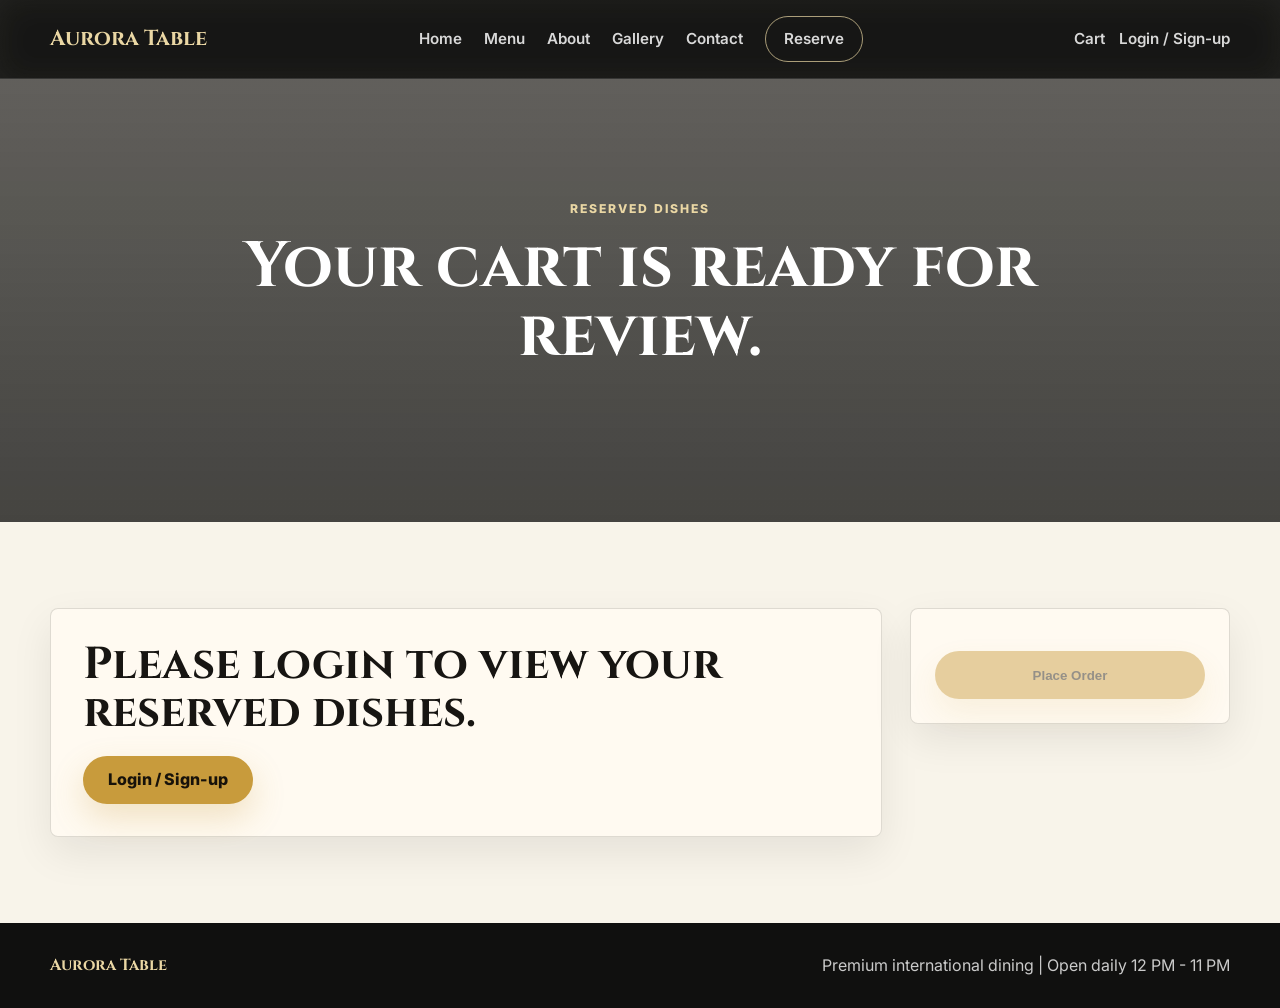
<file: cart.html>
<!DOCTYPE html>
<html lang="en">

<head>
  <meta charset="UTF-8">
  <meta name="viewport" content="width=device-width, initial-scale=1.0">
  <title>Cart | Aurora Table</title>
  <link rel="preconnect" href="https://fonts.googleapis.com">
  <link rel="preconnect" href="https://fonts.gstatic.com" crossorigin>
  <link href="https://fonts.googleapis.com/css2?family=Cinzel:wght@600;700&family=Inter:wght@400;500;600;700&display=swap" rel="stylesheet">
  <link rel="stylesheet" href="css/common.css">
  <link rel="stylesheet" href="css/cart.css">
</head>

<body>
  <header class="site-header">
    <nav class="navbar">
      <a class="brand" href="index.html">Aurora Table</a>
      <input type="checkbox" id="nav-toggle" class="nav-toggle">
      <label for="nav-toggle" class="nav-button" aria-label="Open navigation"><span></span><span></span><span></span></label>
      <div class="nav-links">
        <a href="index.html">Home</a>
        <a href="menu.html">Menu</a>
        <a href="about.html">About</a>
        <a href="gallery.html">Gallery</a>
        <a href="contact.html">Contact</a>
        <a href="reservation.html" class="nav-cta">Reserve</a>
      </div>
      <div class="nav-links auth-links" data-auth-nav></div>
    </nav>
  </header>

  <main>
    <section class="page-hero cart-hero">
      <p class="eyebrow">Reserved Dishes</p>
      <h1>Your cart is ready for review.</h1>
    </section>

    <section class="section cart-layout">
      <div class="cart-list" id="cartItems"></div>
      <aside class="cart-total-panel">
        <div class="cart-summary" id="cartSummary"></div>
        <button type="button" class="btn primary" id="placeOrder">Place Order</button>
      </aside>
    </section>
  </main>

  <footer class="footer">
    <p>Aurora Table</p>
    <p>Premium international dining | Open daily 12 PM - 11 PM</p>
  </footer>

  <script src="js/auth.js"></script>
  <script src="js/cartPage.js"></script>
</body>

</html>
</file>
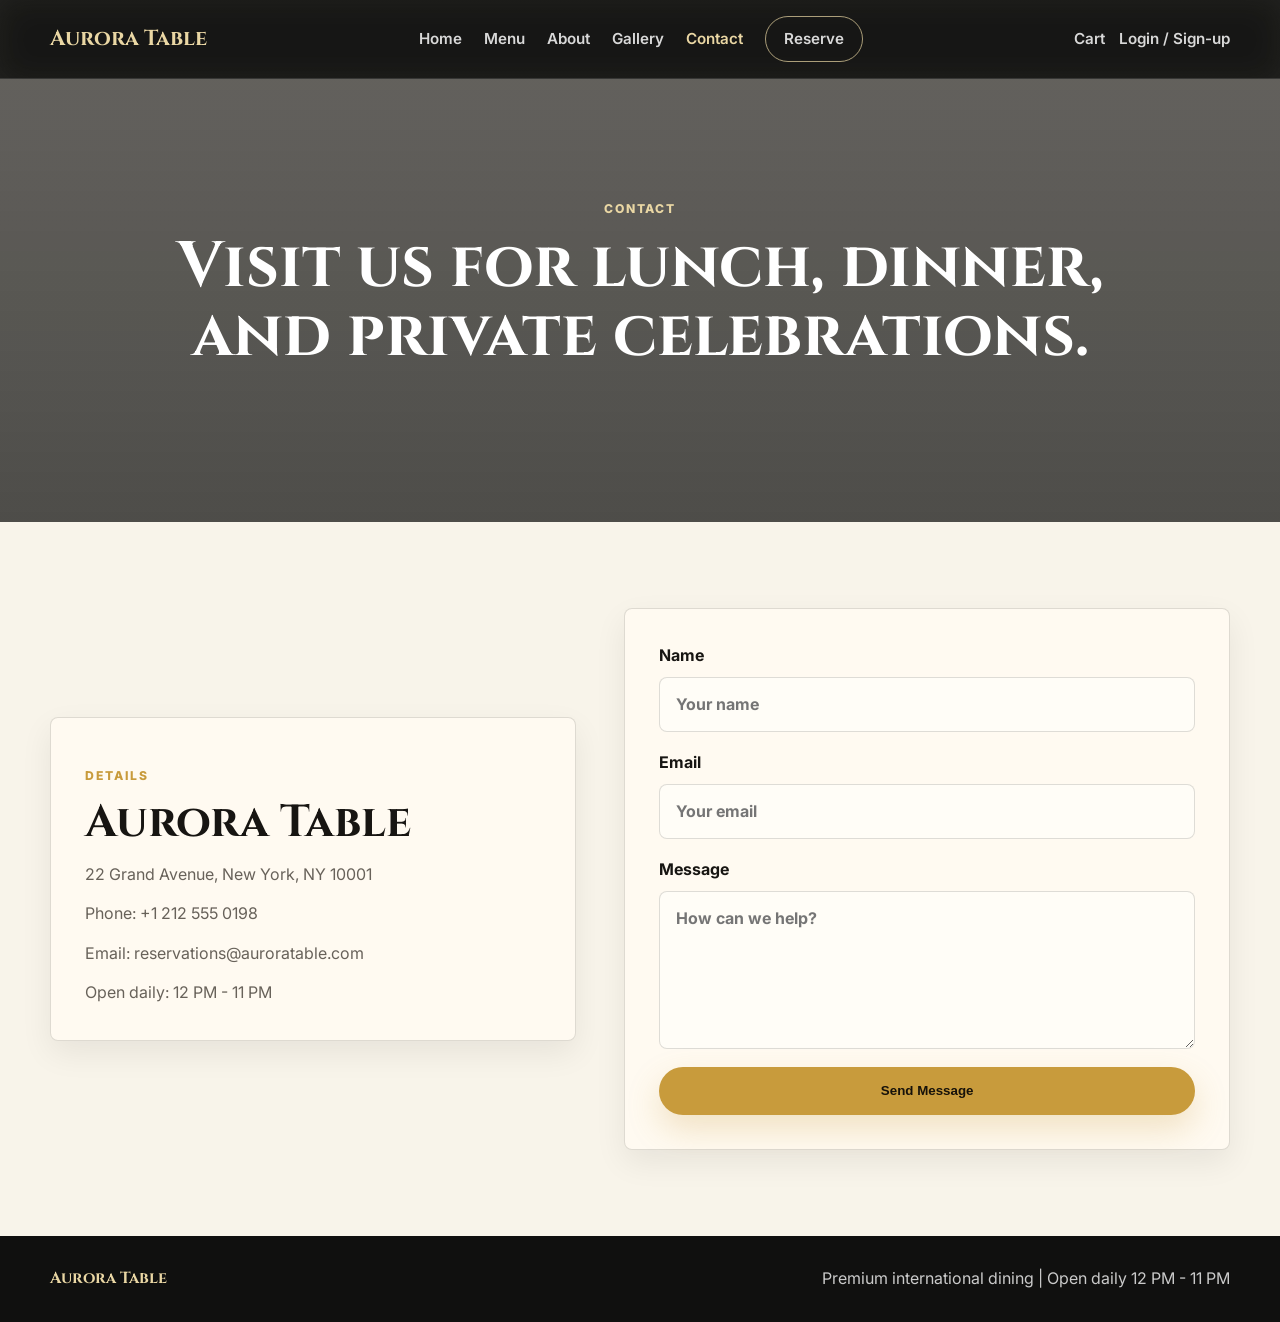
<file: contact.html>
<!DOCTYPE html>
<html lang="en">
<head>
  <meta charset="UTF-8">
  <meta name="viewport" content="width=device-width, initial-scale=1.0">
  <title>Contact | Aurora Table</title>
  <link rel="preconnect" href="https://fonts.googleapis.com">
  <link rel="preconnect" href="https://fonts.gstatic.com" crossorigin>
  <link href="https://fonts.googleapis.com/css2?family=Cinzel:wght@600;700&family=Inter:wght@400;500;600;700&display=swap" rel="stylesheet">
  <link rel="stylesheet" href="css/common.css">
  <link rel="stylesheet" href="css/contact.css">
</head>
<body>
  <header class="site-header">
    <nav class="navbar">
      <a class="brand" href="index.html">Aurora Table</a>
      <input type="checkbox" id="nav-toggle" class="nav-toggle">
      <label for="nav-toggle" class="nav-button" aria-label="Open navigation"><span></span><span></span><span></span></label>
      <div class="nav-links">
        <a href="index.html">Home</a>
        <a href="menu.html">Menu</a>
        <a href="about.html">About</a>
        <a href="gallery.html">Gallery</a>
        <a href="contact.html" class="active">Contact</a>
        <a href="reservation.html" class="nav-cta">Reserve</a>
      </div>
      <div class="nav-links auth-links" data-auth-nav></div>
    </nav>
  </header>

  <main>
    <section class="page-hero contact-hero">
      <p class="eyebrow">Contact</p>
      <h1>Visit us for lunch, dinner, and private celebrations.</h1>
    </section>

    <section class="section contact-layout">
      <div class="contact-info">
        <p class="eyebrow dark">Details</p>
        <h2>Aurora Table</h2>
        <p>22 Grand Avenue, New York, NY 10001</p>
        <p>Phone: +1 212 555 0198</p>
        <p>Email: reservations@auroratable.com</p>
        <p>Open daily: 12 PM - 11 PM</p>
      </div>
      <form class="form">
        <label>Name<input type="text" placeholder="Your name"></label>
        <label>Email<input type="email" placeholder="Your email"></label>
        <label>Message<textarea rows="5" placeholder="How can we help?"></textarea></label>
        <button type="submit" class="btn primary">Send Message</button>
      </form>
    </section>
  </main>

  <footer class="footer">
    <p>Aurora Table</p>
    <p>Premium international dining | Open daily 12 PM - 11 PM</p>
  </footer>
  <script src="js/auth.js"></script>
</body>
</html>
</file>
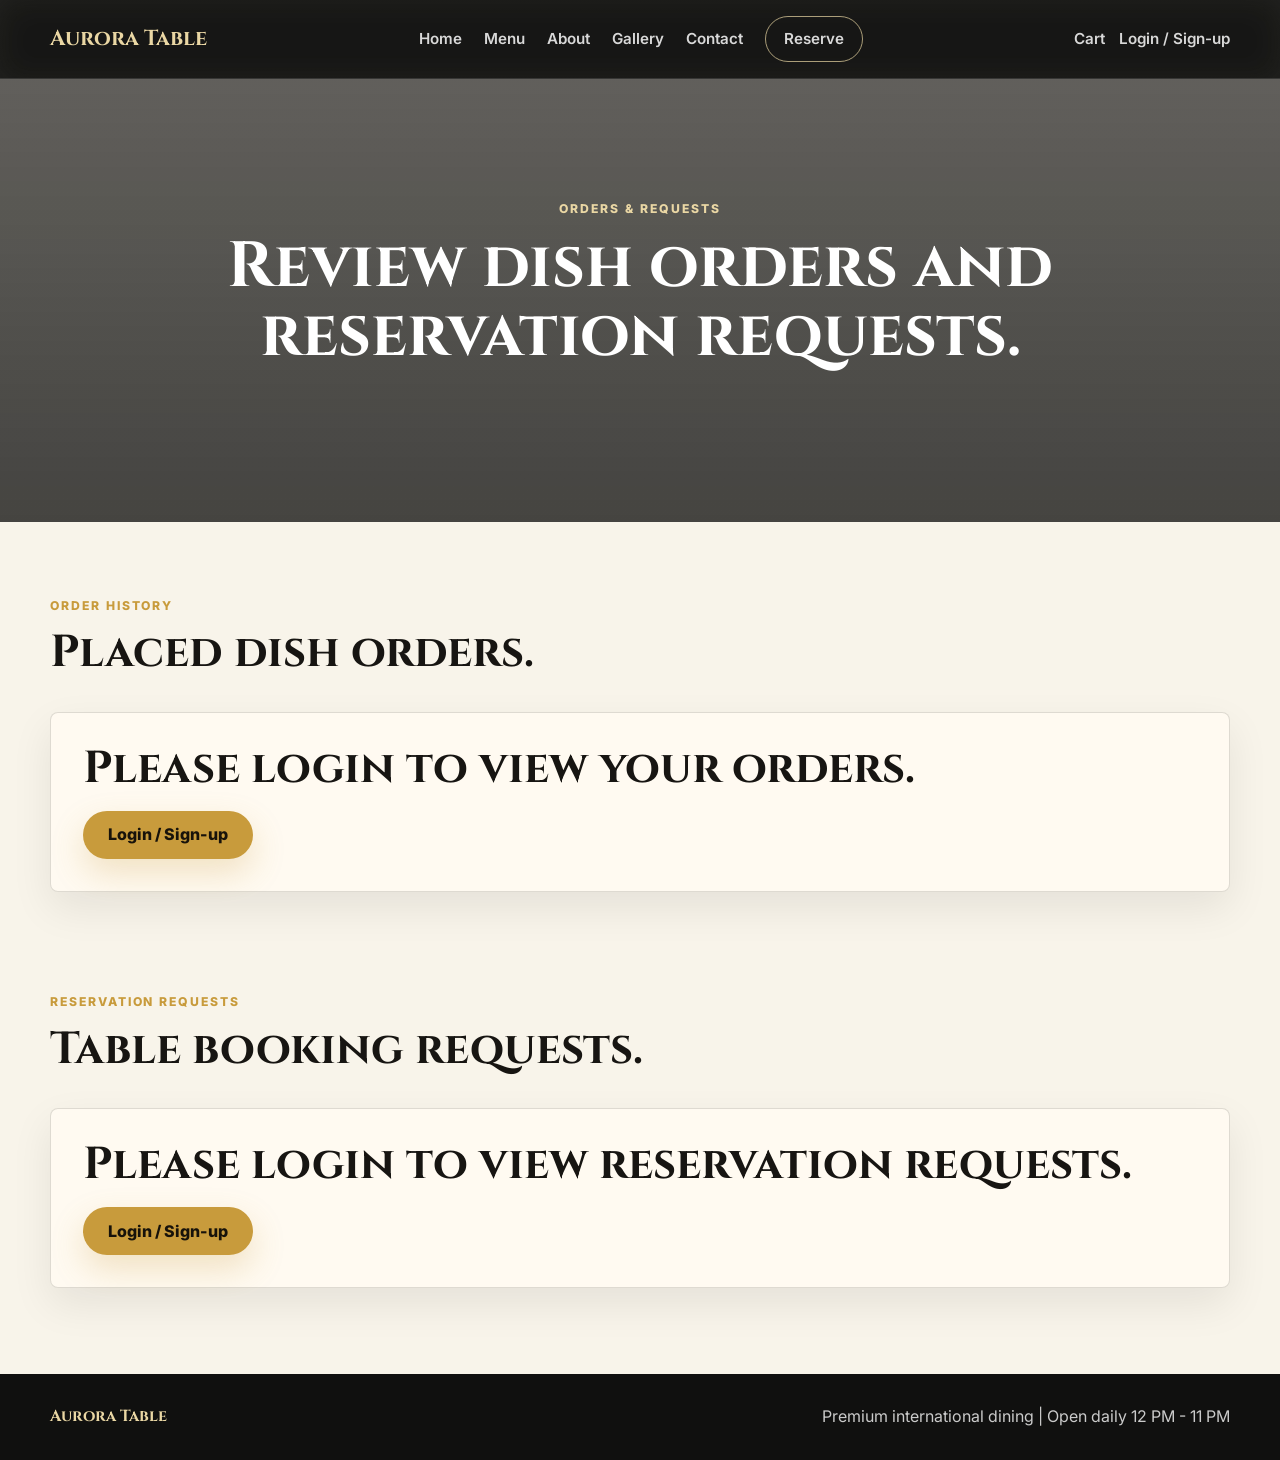
<file: orders.html>
<!DOCTYPE html>
<html lang="en">

<head>
  <meta charset="UTF-8">
  <meta name="viewport" content="width=device-width, initial-scale=1.0">
  <title>Orders & Requests | Aurora Table</title>
  <link rel="preconnect" href="https://fonts.googleapis.com">
  <link rel="preconnect" href="https://fonts.gstatic.com" crossorigin>
  <link href="https://fonts.googleapis.com/css2?family=Cinzel:wght@600;700&family=Inter:wght@400;500;600;700&display=swap" rel="stylesheet">
  <link rel="stylesheet" href="css/common.css">
  <link rel="stylesheet" href="css/orders.css">
</head>

<body>
  <header class="site-header">
    <nav class="navbar">
      <a class="brand" href="index.html">Aurora Table</a>
      <input type="checkbox" id="nav-toggle" class="nav-toggle">
      <label for="nav-toggle" class="nav-button" aria-label="Open navigation"><span></span><span></span><span></span></label>
      <div class="nav-links">
        <a href="index.html">Home</a>
        <a href="menu.html">Menu</a>
        <a href="about.html">About</a>
        <a href="gallery.html">Gallery</a>
        <a href="contact.html">Contact</a>
        <a href="reservation.html" class="nav-cta">Reserve</a>
      </div>
      <div class="nav-links auth-links" data-auth-nav></div>
    </nav>
  </header>

  <main>
    <section class="page-hero orders-hero">
      <p class="eyebrow">Orders & Requests</p>
      <h1>Review dish orders and reservation requests.</h1>
    </section>

    <section class="section orders-layout">
      <div class="section-heading">
        <div>
          <p class="eyebrow dark">Order History</p>
          <h2>Placed dish orders.</h2>
        </div>
      </div>
      <div class="records-grid" id="ordersList"></div>
    </section>

    <section class="section orders-layout">
      <div class="section-heading">
        <div>
          <p class="eyebrow dark">Reservation Requests</p>
          <h2>Table booking requests.</h2>
        </div>
      </div>
      <div class="records-grid" id="reservationRequestsList"></div>
    </section>
  </main>

  <footer class="footer">
    <p>Aurora Table</p>
    <p>Premium international dining | Open daily 12 PM - 11 PM</p>
  </footer>

  <script src="js/auth.js"></script>
  <script src="js/ordersPage.js"></script>
</body>

</html>
</file>
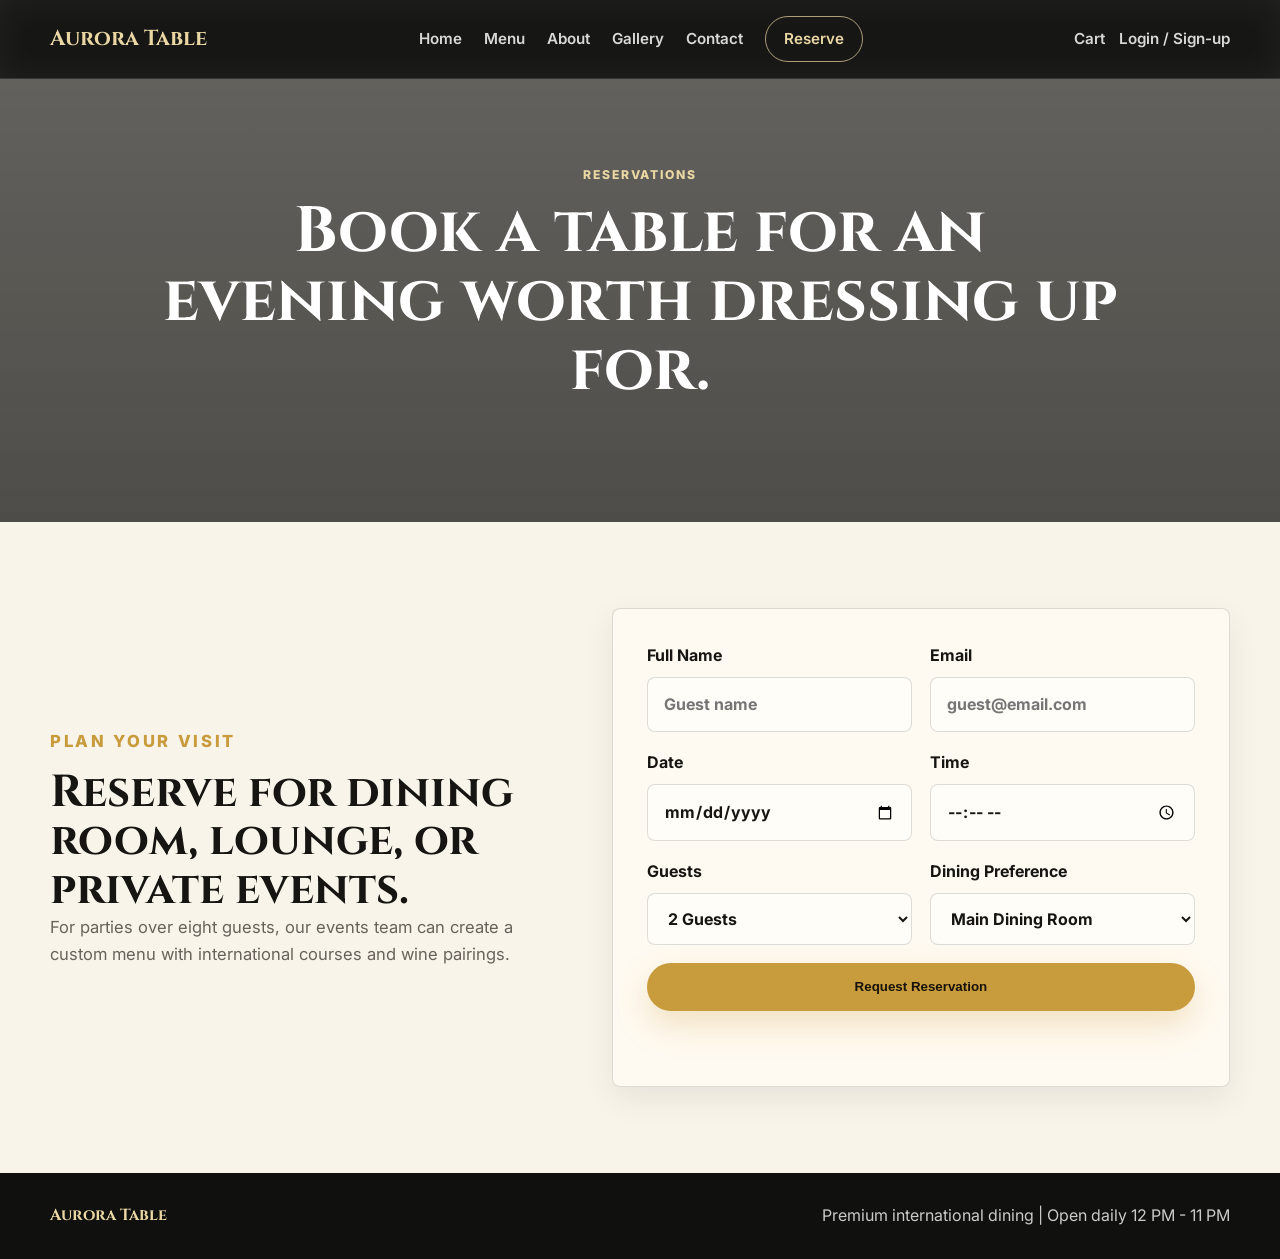
<file: reservation.html>
<!DOCTYPE html>
<html lang="en">
<head>
  <meta charset="UTF-8">
  <meta name="viewport" content="width=device-width, initial-scale=1.0">
  <title>Reservation | Aurora Table</title>
  <link rel="preconnect" href="https://fonts.googleapis.com">
  <link rel="preconnect" href="https://fonts.gstatic.com" crossorigin>
  <link href="https://fonts.googleapis.com/css2?family=Cinzel:wght@600;700&family=Inter:wght@400;500;600;700&display=swap" rel="stylesheet">
  <link rel="stylesheet" href="css/common.css">
  <link rel="stylesheet" href="css/reservation.css">
</head>
<body>
  <header class="site-header">
    <nav class="navbar">
      <a class="brand" href="index.html">Aurora Table</a>
      <input type="checkbox" id="nav-toggle" class="nav-toggle">
      <label for="nav-toggle" class="nav-button" aria-label="Open navigation"><span></span><span></span><span></span></label>
      <div class="nav-links">
        <a href="index.html">Home</a>
        <a href="menu.html">Menu</a>
        <a href="about.html">About</a>
        <a href="gallery.html">Gallery</a>
        <a href="contact.html">Contact</a>
        <a href="reservation.html" class="nav-cta active">Reserve</a>
      </div>
      <div class="nav-links auth-links" data-auth-nav></div>
    </nav>
  </header>

  <main>
    <section class="page-hero reservation-hero">
      <p class="eyebrow">Reservations</p>
      <h1>Book a table for an evening worth dressing up for.</h1>
    </section>

    <section class="section reserve-layout">
      <div>
        <p class="eyebrow dark">Plan Your Visit</p>
        <h2>Reserve for dining room, lounge, or private events.</h2>
        <p>For parties over eight guests, our events team can create a custom menu with international courses and wine pairings.</p>
      </div>
      <form class="form reservation-form" id="reservationForm">
        <label>Full Name<input type="text" name="fullName" placeholder="Guest name" required></label>
        <label>Email<input type="email" name="email" placeholder="guest@email.com" required></label>
        <label>Date<input type="date" name="date" required></label>
        <label>Time<input type="time" name="time" required></label>
        <label>Guests<select name="guests" required><option>2 Guests</option><option>4 Guests</option><option>6 Guests</option><option>8 Guests</option><option>Private Event</option></select></label>
        <label>Dining Preference<select name="preference" required><option>Main Dining Room</option><option>Chef's Counter</option><option>Wine Lounge</option><option>Private Room</option></select></label>
        <button type="submit" class="btn primary">Request Reservation</button>
        <p class="form-message" id="reservationMessage" aria-live="polite"></p>
      </form>
    </section>
  </main>

  <footer class="footer">
    <p>Aurora Table</p>
    <p>Premium international dining | Open daily 12 PM - 11 PM</p>
  </footer>
  <script src="js/auth.js"></script>
  <script src="js/reservationPage.js"></script>
</body>
</html>
</file>
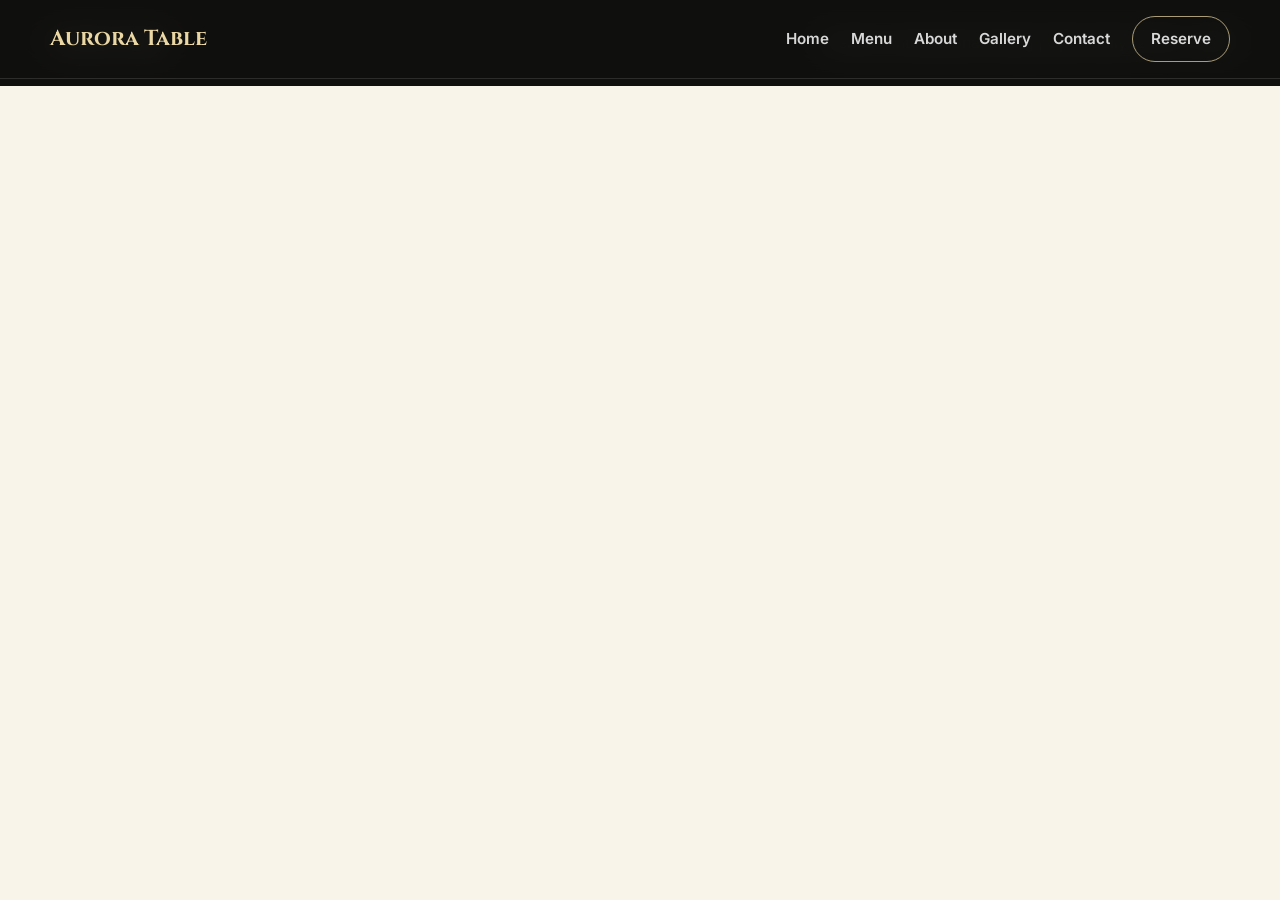
<file: singleproductpage.html>
<!DOCTYPE html>
<html lang="en">

<head>
  <meta charset="UTF-8">
  <meta name="viewport" content="width=device-width, initial-scale=1.0">
  <title>Product Page | Aurora Table</title>
  <link rel="preconnect" href="https://fonts.googleapis.com">
  <link rel="preconnect" href="https://fonts.gstatic.com" crossorigin>
  <link
    href="https://fonts.googleapis.com/css2?family=Cinzel:wght@600;700&family=Inter:wght@400;500;600;700&display=swap"
    rel="stylesheet">
  <link rel="stylesheet" href="css/common.css">
  <link rel="stylesheet" href="css/product.css">
</head>

<body class="product-template">
  <header class="site-header">
    <nav class="navbar">
      <span class="brand">Aurora Table</span>
      <input type="checkbox" id="nav-toggle" class="nav-toggle">
      <label for="nav-toggle" class="nav-button"
        aria-label="Open navigation"><span></span><span></span><span></span></label>
      <div class="nav-links">
        <a href="index.html">Home</a>
        <a href="menu.html">Menu</a>
        <a href="about.html">About</a>
        <a href="gallery.html">Gallery</a>
        <a href="contact.html">Contact</a>
        <a href="reservation.html" class="nav-cta">Reserve</a>
      </div>
    </nav>
  </header>

  <div id="toast"></div>
  <main id="singleProductPage">
  </main>


  <footer class="footer">
    <p>Aurora Table</p>
    <p>Premium international dining | Open daily 12 PM - 11 PM</p>
  </footer>


  <script type="module" src="./js/singleProductPage.js"></script>
</body>

</html>
</file>
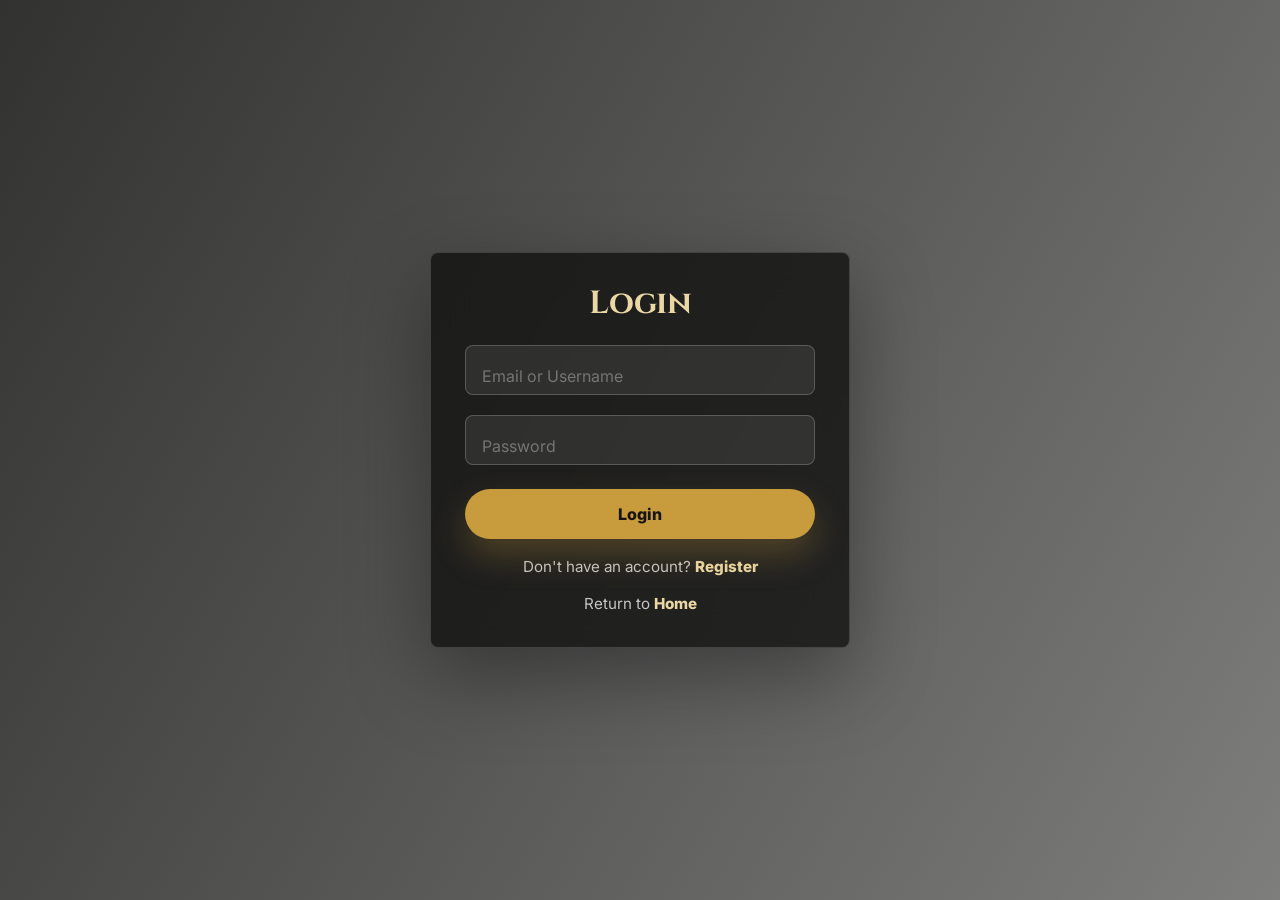
<file: Credentials/Login/login.html>
<!DOCTYPE html>
<html lang="en">
<head>
    <meta charset="UTF-8">
    <meta name="viewport" content="width=device-width, initial-scale=1.0">
    <title>Login</title>
    <link rel="stylesheet" href="login.css">
</head>
<body>

    <div class="container">
        <form class="form" onsubmit="handleLogin(event)">
            <h2>Login</h2>

            <div class="field">
                <input type="text" id="email" placeholder="Email or Username" required>
                <label for="email">Email or Username</label>
                <small class="input-hint">Use your registered email or username.</small>
            </div>

            <div class="field">
                <input type="password" id="password" placeholder="Password" required>
                <label for="password">Password</label>
                <small class="input-hint">Use 8+ characters with uppercase, lowercase, number, and special character.</small>
            </div>

            <div id="error" style="color: red; display: none;"><p>Incorret password</p></div>

            <button type="submit">Login</button>

            <p>Don't have an account? <a href="../Register/register.html">Register</a></p>
            <p>Return to <a href="../../index.html">Home</a></p>

        </form>
    </div>
<script src="./login.js"></script>
</body>
</html>
</file>
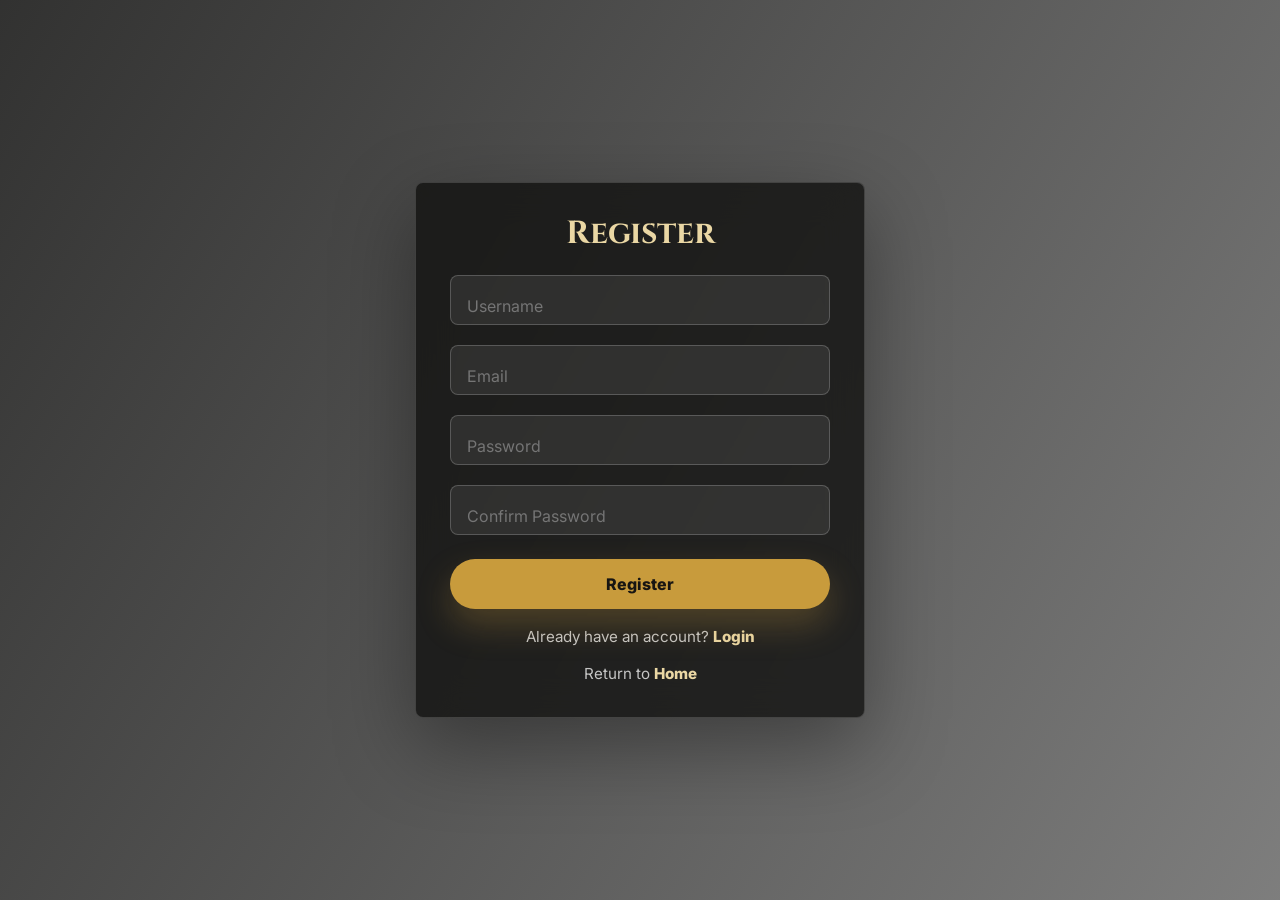
<file: Credentials/Register/register.html>
<!DOCTYPE html>
<html lang="en">
<head>
    <meta charset="UTF-8">
    <meta name="viewport" content="width=device-width, initial-scale=1.0">
    <title>Register</title>
    <link rel="stylesheet" href="register.css">
</head>
<body>

    <div class="container">
        <form class="form" onsubmit="handleRegister(event)">
            <h2>Register</h2>
            <!-- <a href="/Credentials/Login/login.html"></a> -->

            <div class="field">
                <input type="text" id="UserName" placeholder="Username" required>
                <label for="UserName">Username</label>
                <small class="input-hint">Start with a letter. Use 3-16 letters, numbers, or underscore.</small>
            </div>

            <div class="field">
                <input type="email" id="email" placeholder="Email" required>
                <label for="email">Email</label>
                <small class="input-hint">Use a valid email address for account recovery.</small>
            </div>

            <div class="field">
                <input type="password" id="Password" placeholder="Password" required>
                <label for="Password">Password</label>
                <small class="input-hint">Use 8+ characters with uppercase, lowercase, number, and special character.</small>
            </div>

            <div class="field">
                <input type="password" id="confirmPassword" placeholder="Confirm Password" required>
                <label for="confirmPassword">Confirm Password</label>
                <small class="input-hint">Repeat the same password exactly.</small>
            </div>

            <div id="error" style="display: none; color: red;"><p>Password doesn't match</p></div>
            <button type="submit">Register</button>

            <p>Already have an account? <a href="../Login/login.html">Login</a></p>
            <p>Return to <a href="../../index.html">Home</a></p>
        </form>
    </div>
    <script src="./register.js"></script>

</body>
</html>
</file>
<file: css/common.css>
/* Shared base, layout, navigation, buttons, footer, and animations. */

:root {
  --ink: #171512;
  --muted: #68625a;
  --cream: #f8f4ea;
  --paper: #fffaf1;
  --charcoal: #10100f;
  --gold: #c89b3c;
  --gold-soft: #ead7a4;
  --line: rgba(23, 21, 18, 0.14);
  --shadow: 0 24px 60px rgba(16, 16, 15, 0.18);
  --shadow-hover: 0 34px 90px rgba(16, 16, 15, 0.26);
  --ease: cubic-bezier(0.22, 1, 0.36, 1);
}

* {
  box-sizing: border-box;
}

html {
  scroll-behavior: smooth;
}

body {
  margin: 0;
  font-family: "Inter", Arial, sans-serif;
  color: var(--ink);
  background: var(--cream);
  line-height: 1.6;
  animation: pageFade 0.75s ease both;
}

img {
  display: block;
  width: 100%;
  transition: transform 0.8s var(--ease), filter 0.5s ease;
}

a {
  color: inherit;
  text-decoration: none;
}

h1,
h2,
h3 {
  margin: 0;
  line-height: 1.08;
}

h1,
h2,
.brand {
  font-family: "Cinzel", Georgia, serif;
}

h1 {
  font-size: clamp(2.9rem, 6vw, 5.7rem);
  letter-spacing: 0;
}

h2 {
  font-size: clamp(2rem, 3.5vw, 3.25rem);
}

h3 {
  font-size: 1.12rem;
}

p {
  margin: 0;
}

.site-header {
  position: fixed;
  top: 0;
  left: 0;
  right: 0;
  z-index: 20;
  background: rgba(16, 16, 15, 0.78);
  backdrop-filter: blur(16px);
  border-bottom: 1px solid rgba(255, 255, 255, 0.12);
  animation: headerDrop 0.75s var(--ease) both;
  transition: background 0.35s ease, border-color 0.35s ease, box-shadow 0.35s ease;
}

.navbar {
  width: min(1180px, calc(100% - 36px));
  margin: 0 auto;
  min-height: 78px;
  display: flex;
  align-items: center;
  justify-content: space-between;
  gap: 24px;
}

.brand {
  color: var(--gold-soft);
  font-size: 1.35rem;
  font-weight: 700;
  transition: color 0.3s ease, transform 0.3s var(--ease);
}

.brand:hover {
  color: white;
  transform: translateY(-2px);
}

.nav-links {
  display: flex;
  align-items: center;
  gap: 22px;
  color: rgba(255, 255, 255, 0.84);
  font-size: 0.95rem;
  font-weight: 600;
}

.nav-links a {
  position: relative;
  transition: color 0.25s ease, transform 0.25s var(--ease);
}

.auth-links {
  gap: 14px;
}

.nav-user {
  color: var(--gold-soft);
  font-weight: 900;
}

.nav-logout {
  border: 1px solid rgba(234, 215, 164, 0.7);
  border-radius: 999px;
  padding: 9px 14px;
  color: var(--gold-soft);
  background: transparent;
  font: inherit;
  font-weight: 800;
  cursor: pointer;
  transition: background 0.3s ease, color 0.3s ease, transform 0.3s var(--ease);
}

.nav-logout:hover {
  color: #17120a;
  background: var(--gold-soft);
  transform: translateY(-2px);
}

.nav-links a:not(.nav-cta)::after {
  position: absolute;
  left: 0;
  right: 0;
  bottom: -7px;
  height: 2px;
  content: "";
  background: linear-gradient(90deg, transparent, var(--gold-soft), transparent);
  opacity: 0;
  transform: scaleX(0);
  transition: opacity 0.3s ease, transform 0.3s var(--ease);
}

.nav-links a:hover,
.nav-links .active {
  color: var(--gold-soft);
}

.nav-links a:hover {
  transform: translateY(-2px);
}

.nav-links a:hover::after,
.nav-links .active::after {
  opacity: 1;
  transform: scaleX(1);
}

.nav-cta {
  border: 1px solid rgba(234, 215, 164, 0.7);
  padding: 10px 18px;
  border-radius: 999px;
  transition: background 0.3s ease, color 0.3s ease, border-color 0.3s ease, box-shadow 0.3s ease, transform 0.3s var(--ease);
}

.nav-cta:hover {
  color:black !important ;
  background: var(--gold-soft);
  border-color: var(--gold-soft);
  box-shadow: 0 12px 28px rgba(200, 155, 60, 0.28);
}

.nav-toggle,
.nav-button {
  display: none;
}

.hero::after,
.page-hero::after {
  position: absolute;
  inset: 0;
  pointer-events: none;
  content: "";
  background: linear-gradient(120deg, transparent 0%, rgba(255, 255, 255, 0.08) 48%, transparent 58%);
  transform: translateX(-120%);
  animation: lightSweep 2.5s ease 0.6s both;
}

.hero-content,
.section,
.cta-section {
  width: min(1180px, calc(100% - 36px));
  margin: 0 auto;
}

.hero-content > *,
.page-hero > * {
  opacity: 0;
  transform: translateY(28px);
  animation: revealUp 0.9s var(--ease) forwards;
}

.hero-content .eyebrow,
.page-hero .eyebrow {
  animation-delay: 0.35s;
}

.hero-content h1,
.page-hero h1 {
  animation-delay: 0.52s;
}

.hero-content > p:not(.eyebrow) {
  animation-delay: 0.72s;
}

.eyebrow {
  display: inline-block;
  margin-bottom: 14px;
  color: var(--gold-soft);
  font-size: 0.76rem;
  font-weight: 800;
  letter-spacing: 0.16em;
  text-transform: uppercase;
}

.eyebrow.dark {
  color: var(--gold);
}

.btn {
  display: inline-flex;
  min-height: 48px;
  align-items: center;
  justify-content: center;
  border-radius: 999px;
  padding: 0 24px;
  border: 1px solid transparent;
  font-weight: 800;
  cursor: pointer;
  position: relative;
  overflow: hidden;
  transition: background 0.32s ease, color 0.32s ease, border-color 0.32s ease, box-shadow 0.32s ease, transform 0.32s var(--ease);
}

.btn::before {
  position: absolute;
  inset: 0;
  content: "";
  background: linear-gradient(120deg, transparent, rgba(255, 255, 255, 0.42), transparent);
  transform: translateX(-120%);
  transition: transform 0.65s var(--ease);
}

.btn:hover {
  transform: translateY(-3px);
}

.btn:hover::before {
  transform: translateX(120%);
}

.btn.primary {
  background: var(--gold);
  color: #17120a;
  box-shadow: 0 14px 32px rgba(200, 155, 60, 0.25);
}

.btn.primary:hover {
  background: var(--gold-soft);
  box-shadow: 0 20px 46px rgba(200, 155, 60, 0.36);
}

.btn.secondary {
  color: white;
  border-color: rgba(255, 255, 255, 0.58);
}

.btn.secondary:hover {
  background: rgba(255, 255, 255, 0.12);
  border-color: var(--gold-soft);
}

.section {
  padding: 86px 0;
  animation: revealUp 0.85s var(--ease) both;
  animation-delay: 0.12s;
}

.section-heading {
  display: flex;
  align-items: end;
  justify-content: space-between;
  gap: 24px;
  margin-bottom: 34px;
}

.footer {
  display: flex;
  justify-content: space-between;
  gap: 16px;
  padding: 30px max(18px, calc((100% - 1180px) / 2));
  color: rgba(255, 255, 255, 0.78);
  background: var(--charcoal);
}

.footer p:first-child {
  color: var(--gold-soft);
  font-family: "Cinzel", Georgia, serif;
  font-weight: 700;
}

.page-hero {
  position: relative;
  overflow: hidden;
  min-height: 58vh;
  display: flex;
  flex-direction: column;
  align-items: center;
  justify-content: center;
  text-align: center;
  color: white;
  padding: 120px 18px 72px;
  background-position: center;
  background-size: cover;
  isolation: isolate;
}

.page-hero h1 {
  max-width: 980px;
  font-size: clamp(2.4rem, 5vw, 4.6rem);
}

@media (max-width: 860px) {
  .nav-button {
          display: flex;
          flex-direction: column;
          gap: 5px;
          cursor: pointer;
          transition: transform 0.3s var(--ease);
        }

  .nav-button:hover {
          transform: scale(1.06);
        }

  .nav-button span {
          width: 28px;
          height: 2px;
          background: var(--gold-soft);
          transition: transform 0.3s ease, opacity 0.3s ease;
        }

  .nav-links {
          position: absolute;
          top: 78px;
          left: 0;
          right: 0;
          display: none;
          flex-direction: column;
          align-items: stretch;
          gap: 0;
          padding: 14px 24px 24px;
          background: rgba(16, 16, 15, 0.97);
          animation: mobileMenu 0.35s var(--ease) both;
        }

  .auth-links {
          top: 420px;
          border-top: 1px solid rgba(234, 215, 164, 0.18);
        }

  .nav-links a {
          padding: 14px 0;
        }

  .nav-cta {
          text-align: center;
        }

  .nav-toggle:checked ~ .nav-links {
          display: flex;
        }

  .section {
          padding: 62px 0;
        }

  .section-heading {
          display: block;
        }

  .footer {
          flex-direction: column;
        }
}

@media (max-width: 560px) {
  .navbar,
  .hero-content,
  .section,
  .cta-section {
    width: min(100% - 28px, 1180px);
  }

  h1 {
          font-size: clamp(2.45rem, 13vw, 3.4rem);
        }

  h2 {
          font-size: clamp(1.75rem, 9vw, 2.3rem);
        }

  .btn {
          width: 100%;
        }

  .page-hero {
          min-height: 50vh;
        }
}

@media (prefers-reduced-motion: reduce) {
  *,
  *::before,
  *::after {
    scroll-behavior: auto !important;
    animation-duration: 0.01ms !important;
    animation-iteration-count: 1 !important;
    transition-duration: 0.01ms !important;
  }
}

@keyframes pageFade {
  from {
    opacity: 0;
  }
  to {
    opacity: 1;
  }
}

@keyframes headerDrop {
  from {
    opacity: 0;
    transform: translateY(-18px);
  }
  to {
    opacity: 1;
    transform: translateY(0);
  }
}

@keyframes revealUp {
  from {
    opacity: 0;
    transform: translateY(28px);
  }
  to {
    opacity: 1;
    transform: translateY(0);
  }
}

@keyframes heroGlow {
  from {
    opacity: 0.55;
    transform: scale(1);
  }
  to {
    opacity: 1;
    transform: scale(1.08);
  }
}

@keyframes lightSweep {
  to {
    transform: translateX(120%);
  }
}

@keyframes galleryTileIn {
  from {
    opacity: 0;
    transform: translateY(24px) rotateX(7deg);
  }
  to {
    opacity: 1;
    transform: translateY(0) rotateX(0);
  }
}

@keyframes productVisualIn {
  from {
    opacity: 0;
    transform: translateY(34px) scale(0.92) rotate(-2deg);
  }
  to {
    opacity: 1;
    transform: translateY(0) scale(1) rotate(0);
  }
}

@keyframes productFloat {
  from {
    transform: translateY(0) rotate(0);
  }
  to {
    transform: translateY(-16px) rotate(0.7deg);
  }
}

@keyframes productAura {
  from {
    opacity: 0.45;
    transform: scale(0.96);
  }
  to {
    opacity: 1;
    transform: scale(1.08);
  }
}

@keyframes pricePulse {
  0%,
  100% {
    transform: scale(1);
    box-shadow: 0 20px 45px rgba(0, 0, 0, 0.28);
  }
  50% {
    transform: scale(1.08);
    box-shadow: 0 26px 58px rgba(200, 155, 60, 0.35);
  }
}

@keyframes mobileMenu {
  from {
    opacity: 0;
    transform: translateY(-10px);
  }
  to {
    opacity: 1;
    transform: translateY(0);
  }
}
</file>
<file: css/cart.css>
.cart-hero {
  background-image: linear-gradient(rgba(12, 12, 11, 0.62), rgba(12, 12, 11, 0.76)), url("https://images.unsplash.com/photo-1544148103-0773bf10d330?auto=format&fit=crop&w=1800&q=85");
}

.cart-layout {
  display: grid;
  grid-template-columns: minmax(0, 1fr) 320px;
  gap: 28px;
  align-items: start;
}

.cart-list {
  display: grid;
  gap: 18px;
}

.cart-page-item,
.empty-panel,
.cart-total-panel {
  border: 1px solid var(--line);
  border-radius: 8px;
  background: var(--paper);
  box-shadow: 0 16px 42px rgba(16, 16, 15, 0.08);
}

.cart-page-item {
  display: grid;
  grid-template-columns: 220px minmax(0, 1fr);
  overflow: hidden;
}

.cart-page-item img {
  height: 100%;
  min-height: 190px;
  object-fit: cover;
}

.cart-page-content {
  display: grid;
  gap: 18px;
  padding: 24px;
}

.cart-page-content p {
  color: var(--muted);
}

.cart-page-actions {
  display: flex;
  flex-wrap: wrap;
  gap: 14px;
  align-items: center;
}

.cart-page-actions strong,
.line-total,
.cart-total-panel strong {
  color: var(--gold);
  font-weight: 900;
}

.quantity-control {
  display: inline-flex;
  align-items: center;
  gap: 10px;
}

.quantity-btn,
.delete-btn {
  border: none;
  cursor: pointer;
  font-weight: 900;
}

.quantity-btn {
  width: 30px;
  height: 30px;
  border-radius: 50%;
  color: #17120a;
  background: var(--gold-soft);
}

.delete-btn {
  border-radius: 999px;
  padding: 9px 14px;
  color: white;
  background: #9d2d24;
}

.cart-total-panel {
  position: sticky;
  top: 104px;
  display: grid;
  gap: 18px;
  padding: 24px;
}

.cart-summary {
  display: grid;
  gap: 8px;
}

.cart-total-panel .btn:disabled {
  opacity: 0.45;
  cursor: not-allowed;
}

.empty-panel {
  display: grid;
  gap: 18px;
  justify-items: start;
  padding: 32px;
}

@media (max-width: 900px) {
  .cart-layout {
    grid-template-columns: 1fr;
  }

  .cart-total-panel {
    position: static;
  }
}

@media (max-width: 640px) {
  .cart-page-item {
    grid-template-columns: 1fr;
  }

  .cart-page-item img {
    aspect-ratio: 1.45 / 1;
    min-height: 0;
  }
}
</file>
<file: css/contact.css>
/* Contact page styles for contact.html. */

.dish-card p,
.values p,
.menu-item p,
.contact-info p {
  color: var(--muted);
}

@media (max-width: 860px) {
  .intro-grid,
  .feature-band,
  .story-layout,
  .contact-layout,
  .reserve-layout {
    flex-direction: column;
  }

  .feature-copy,
        .menu-category,
        .contact-info,
        .form {
          padding: 24px;
        }
}

@media (max-width: 560px) {
  .dish-card:hover,
        .menu-card:hover,
        .gallery-tile:hover,
        .values div:hover,
        .menu-category:hover,
        .contact-info:hover,
        .form:hover {
          transform: translateY(-4px);
        }
}

.story-layout,
.contact-layout,
.reserve-layout {
  display: flex;
  gap: 48px;
  align-items: center;
}

.story-layout > :first-child,
.contact-layout > :first-child,
.reserve-layout > :first-child {
  flex: 0.92 1 0;
  min-width: 0;
}

.story-layout > :last-child,
.contact-layout > :last-child,
.reserve-layout > :last-child {
  flex: 1.08 1 0;
  min-width: 0;
}

.form textarea,
.form .btn,
.reservation-form .btn {
  flex-basis: 100%;
}

.contact-hero {
  background-image: linear-gradient(rgba(12, 12, 11, 0.62), rgba(12, 12, 11, 0.72)), url("https://images.unsplash.com/photo-1550966871-3ed3cdb5ed0c?auto=format&fit=crop&w=1800&q=85");
}

.contact-info,
.form {
  background: var(--paper);
  border: 1px solid var(--line);
  border-radius: 8px;
  padding: 34px;
  box-shadow: 0 12px 32px rgba(16, 16, 15, 0.07);
  transition: border-color 0.35s ease, box-shadow 0.35s ease, transform 0.35s var(--ease);
}

.contact-info:hover,
.form:hover {
  border-color: rgba(200, 155, 60, 0.32);
  box-shadow: 0 22px 52px rgba(16, 16, 15, 0.13);
  transform: translateY(-4px);
}

.contact-info p {
  margin-top: 14px;
}

.form {
  display: flex;
  flex-direction: column;
  gap: 18px;
}

.form label {
  display: flex;
  flex-direction: column;
  gap: 8px;
  color: var(--ink);
  font-weight: 700;
}

.form input,
.form textarea,
.form select {
  width: 100%;
  border: 1px solid var(--line);
  border-radius: 8px;
  padding: 14px 16px;
  color: var(--ink);
  background: #fffdf7;
  font: inherit;
  outline: none;
  transition: border-color 0.25s ease, box-shadow 0.25s ease, background 0.25s ease;
}

.form input:focus,
.form textarea:focus,
.form select:focus {
  background: white;
  border-color: var(--gold);
  box-shadow: 0 0 0 4px rgba(200, 155, 60, 0.14);
}

.reservation-form {
  flex-direction: row;
  flex-wrap: wrap;
}

.reservation-form label {
  flex: 1 1 calc((100% - 18px) / 2);
  min-width: 0;
}

@media (max-width: 860px) {
  .intro-grid,
  .feature-band,
  .story-layout,
  .contact-layout,
  .reserve-layout {
    flex-direction: column;
  }

  .feature-copy,
        .menu-category,
        .contact-info,
        .form {
          padding: 24px;
        }

  .reservation-form {
    flex-direction: column;
  }
}
</file>
<file: css/orders.css>
.orders-hero {
  background-image: linear-gradient(rgba(12, 12, 11, 0.62), rgba(12, 12, 11, 0.76)), url("https://images.unsplash.com/photo-1414235077428-338989a2e8c0?auto=format&fit=crop&w=1800&q=85");
}

.orders-layout {
  padding-top: 70px;
}

.orders-layout + .orders-layout {
  padding-top: 10px;
}

.records-grid {
  display: grid;
  gap: 18px;
}

.record-card,
.empty-panel {
  border: 1px solid var(--line);
  border-radius: 8px;
  background: var(--paper);
  box-shadow: 0 16px 42px rgba(16, 16, 15, 0.08);
}

.record-card {
  display: grid;
  grid-template-columns: minmax(0, 1fr) auto;
  gap: 22px;
  padding: 24px;
}

.record-card h3 {
  margin-bottom: 10px;
  font-family: "Cinzel", Georgia, serif;
  font-size: clamp(1.35rem, 3vw, 2rem);
}

.record-meta,
.record-items {
  display: grid;
  gap: 8px;
  color: var(--muted);
}

.record-meta {
  grid-template-columns: repeat(2, minmax(0, 1fr));
}

.record-items {
  margin-top: 16px;
}

.record-items span {
  display: block;
}

.record-actions {
  display: grid;
  gap: 12px;
  justify-items: end;
  align-self: start;
}

.record-total,
.status-pill {
  color: #17120a;
  background: var(--gold-soft);
  border-radius: 999px;
  font-weight: 900;
  white-space: nowrap;
}

.record-total {
  padding: 12px 16px;
}

.cancel-order-btn,
.cancel-expired {
  border-radius: 999px;
  padding: 10px 14px;
  font-weight: 900;
  white-space: nowrap;
}

.cancel-order-btn {
  border: none;
  color: white;
  background: #9d2d24;
  cursor: pointer;
}

.cancel-expired {
  color: var(--muted);
  background: rgba(23, 21, 18, 0.08);
}

.status-pill {
  display: inline-flex;
  align-items: center;
  justify-content: center;
  min-height: 38px;
  padding: 0 14px;
}

.empty-panel {
  display: grid;
  gap: 18px;
  justify-items: start;
  padding: 32px;
}

@media (max-width: 760px) {
  .record-card {
    grid-template-columns: 1fr;
  }

  .record-meta {
    grid-template-columns: 1fr;
  }

  .record-actions,
  .record-total,
  .status-pill {
    justify-self: start;
  }
}

@media (max-width: 480px) {
  .record-card,
  .empty-panel {
    padding: 22px;
  }
}
</file>
<file: css/reservation.css>
/* Reservation page styles for reservation.html. */

.reserve-layout {
  display: grid;
  grid-template-columns: minmax(260px, 0.9fr) minmax(320px, 1.1fr);
  gap: clamp(28px, 5vw, 56px);
  align-items: center;
}

.reserve-layout > * {
  min-width: 0;
}

.reserve-layout p {
  color: var(--muted);
  font-size: 1.04rem;
}

.contact-info,
.form {
  background: var(--paper);
  border: 1px solid var(--line);
  border-radius: 8px;
  padding: 34px;
  box-shadow: 0 12px 32px rgba(16, 16, 15, 0.07);
  transition: border-color 0.35s ease, box-shadow 0.35s ease, transform 0.35s var(--ease);
}

.contact-info:hover,
.form:hover {
  border-color: rgba(200, 155, 60, 0.32);
  box-shadow: 0 22px 52px rgba(16, 16, 15, 0.13);
  transform: translateY(-4px);
}

.form {
  display: grid;
  gap: 18px;
}

.form label {
  display: flex;
  flex-direction: column;
  gap: 8px;
  color: var(--ink);
  font-weight: 700;
}

.form input,
.form textarea,
.form select {
  width: 100%;
  border: 1px solid var(--line);
  border-radius: 8px;
  padding: 14px 16px;
  color: var(--ink);
  background: #fffdf7;
  font: inherit;
  outline: none;
  transition: border-color 0.25s ease, box-shadow 0.25s ease, background 0.25s ease;
}

.form input:focus,
.form textarea:focus,
.form select:focus {
  background: white;
  border-color: var(--gold);
  box-shadow: 0 0 0 4px rgba(200, 155, 60, 0.14);
}

.reservation-form {
  grid-template-columns: repeat(2, minmax(0, 1fr));
}

.reservation-form label {
  min-width: 0;
}

.reservation-form .btn,
.form-message {
  grid-column: 1 / -1;
}

.form-message {
  min-height: 1.4em;
  color: #2c7b4b;
  font-weight: 800;
}

@media (max-width: 860px) {
  .reserve-layout {
    grid-template-columns: 1fr;
    align-items: start;
  }

  .form {
    padding: 24px;
  }
}

@media (max-width: 600px) {
  .reservation-form {
    grid-template-columns: 1fr;
  }

  .reservation-hero {
    min-height: 54vh;
    padding-inline: 14px;
  }
}

@media (max-width: 420px) {
  .form {
    padding: 20px;
  }
}

.reservation-hero {
  background-image: linear-gradient(rgba(12, 12, 11, 0.62), rgba(12, 12, 11, 0.72)), url("https://images.unsplash.com/photo-1521017432531-fbd92d768814?auto=format&fit=crop&w=1800&q=85");
}
</file>
<file: css/product.css>
/* Product dish page styles for dish detail HTML files. */

.product-template .brand,
.product-template .nav-links span {
  cursor: default;
}

.product-template .nav-links span {
  position: relative;
  transition: color 0.25s ease, transform 0.25s var(--ease);
}

.product-template .nav-links span:not(.nav-cta)::after {
  position: absolute;
  left: 0;
  right: 0;
  bottom: -7px;
  height: 2px;
  content: "";
  background: linear-gradient(90deg, transparent, var(--gold-soft), transparent);
  opacity: 0;
  transform: scaleX(0);
}

.product-template .nav-links .active::after {
  opacity: 1;
  transform: scaleX(1);
}

.dish-product-copy .eyebrow {
  animation-delay: 0.24s;
}

.dish-product-copy > p:not(.eyebrow) {
  max-width: 620px;
  color: rgba(255, 255, 255, 0.82);
  font-size: 1.08rem;
  animation-delay: 0.5s;
}

.product-cinematic .btn {
  margin-top: 26px;
}

@media (max-width: 860px) {
  .dish-product-copy > p:not(.eyebrow) {
          font-size: 1rem;
        }
}

.dish-product-hero {
  position: relative;
  overflow: hidden;
  display: flex;
  gap: 48px;
  align-items: center;
  justify-content: space-between;
  min-height: 100vh;
  padding: 130px max(18px, calc((100% - 1180px) / 2)) 70px;
  color: white;
  background:
    radial-gradient(circle at 20% 20%, rgba(234, 215, 164, 0.18), transparent 30%),
    linear-gradient(120deg, rgba(16, 16, 15, 0.96), rgba(16, 16, 15, 0.78));
    /* var(--dish-bg, url("https://images.unsplash.com/photo-1563379926898-05f4575a45d8?auto=format&fit=crop&w=1800&q=85")) center/cover; */
  isolation: isolate;
}

.dish-product-copy {
  flex: 0 1 520px;
}

.dish-product-visual {
  flex: 0 1 580px;
}

.dish-product-hero::before {
  position: absolute;
  inset: auto -10% -35% 35%;
  z-index: -1;
  height: 55%;
  content: "";
  background: radial-gradient(circle, rgba(200, 155, 60, 0.28), transparent 62%);
  animation: productAura 5s ease-in-out infinite alternate;
}

.dish-product-hero::after {
  position: absolute;
  inset: 0;
  pointer-events: none;
  content: "";
  background: linear-gradient(115deg, transparent 12%, rgba(255, 255, 255, 0.08) 48%, transparent 58%);
  transform: translateX(-120%);
  animation: lightSweep 2.8s ease 0.4s both;
}

.dish-product-copy,
.dish-product-visual {
  position: relative;
  z-index: 1;
}

.dish-product-copy > * {
  opacity: 0;
  transform: translateY(26px);
  animation: revealUp 0.85s var(--ease) forwards;
}

.dish-product-copy .back-link {
  animation-delay: 0.12s;
}

.dish-product-copy h1 {
  animation-delay: 0.36s;
}

.product-meta {
  display: flex;
  flex-wrap: wrap;
  gap: 10px;
  margin-top: 24px;
  animation-delay: 0.64s;
}

.product-meta span {
  display: inline-flex;
  min-height: 34px;
  align-items: center;
  border: 1px solid rgba(234, 215, 164, 0.3);
  border-radius: 999px;
  padding: 6px 12px;
  color: var(--gold-soft);
  background: rgba(255, 255, 255, 0.08);
  font-size: 0.82rem;
  font-weight: 900;
  transition: color 0.3s ease, background 0.3s ease, transform 0.3s var(--ease);
}

.product-meta span:hover {
  color: #17120a;
  background: var(--gold-soft);
  transform: translateY(-4px);
}

.product-actions {
  display: flex;
  flex-wrap: wrap;
  gap: 18px;
  align-items: center;
  margin-top: 32px;
  animation-delay: 0.78s;
}

.product-actions strong {
  color: var(--gold-soft);
  font-family: "Cinzel", Georgia, serif;
  font-size: 2.8rem;
  line-height: 1;
  text-shadow: 0 10px 28px rgba(0, 0, 0, 0.3);
  transition: color 0.3s ease, transform 0.3s var(--ease);
}

.product-actions strong:hover {
  color: white;
  transform: scale(1.08) rotate(-2deg);
}

.back-link {
  display: inline-flex;
  width: fit-content;
  margin-bottom: 24px;
  color: var(--gold-soft);
  font-weight: 900;
  transition: color 0.3s ease, gap 0.3s var(--ease), transform 0.3s var(--ease);
}

.back-link::before {
  content: "< ";
}

.back-link:hover {
  color: white;
  transform: translateX(-6px);
}

.dish-product-visual {
  transform: translateY(24px) scale(0.96);
  opacity: 0;
  animation: productVisualIn 1s var(--ease) 0.32s forwards, productFloat 4.2s ease-in-out 1.45s infinite alternate;
}

.dish-product-visual::before,
.dish-product-visual::after {
  position: absolute;
  content: "";
  border-radius: 8px;
  transition: transform 0.55s var(--ease), opacity 0.45s ease;
}

.dish-product-visual::before {
  inset: -18px;
  border: 1px solid rgba(234, 215, 164, 0.34);
  transform: rotate(-2deg);
}

.dish-product-visual::after {
  inset: 26px -22px -22px 32px;
  z-index: -1;
  background: rgba(200, 155, 60, 0.16);
  filter: blur(2px);
  transform: rotate(3deg);
}

.dish-product-visual:hover::before {
  transform: rotate(2deg) scale(1.02);
}

.dish-product-visual:hover::after {
  transform: rotate(-2deg) scale(1.04);
}

.dish-product-visual img {
  aspect-ratio: 0.92 / 1;
  height: auto;
  object-fit: cover;
  border-radius: 8px;
  box-shadow: 0 36px 90px rgba(0, 0, 0, 0.38);
  filter: saturate(0.95) contrast(1.08) brightness(0.96);
}

.dish-product-visual:hover img {
  filter: saturate(1.12) contrast(1.12) brightness(1.03);
  transform: scale(1.035) rotate(1deg);
}

.floating-price {
  position: absolute;
  right: -18px;
  bottom: 36px;
  display: flex;
  align-items: center;
  justify-content: center;
  width: 112px;
  height: 112px;
  border: 1px solid rgba(234, 215, 164, 0.44);
  border-radius: 50%;
  color: #17120a;
  background: var(--gold-soft);
  font-family: "Cinzel", Georgia, serif;
  font-size: 1.6rem;
  font-weight: 800;
  box-shadow: 0 20px 45px rgba(0, 0, 0, 0.28);
  animation: pricePulse 2.4s ease-in-out infinite;
}

.product-detail-grid {
  display: flex;
  flex-wrap: wrap;
  gap: 24px;
}

.product-info-card {
  position: relative;
  overflow: hidden;
  flex: 1 1 300px;
  min-height: 300px;
  display: flex;
  flex-direction: column;
  justify-content: flex-end;
  border: 1px solid var(--line);
  border-radius: 8px;
  padding: 30px;
  background:
    linear-gradient(150deg, rgba(255, 250, 241, 0.96), rgba(255, 250, 241, 0.82)),
    radial-gradient(circle at top left, rgba(234, 215, 164, 0.28), transparent 42%);
  box-shadow: 0 16px 42px rgba(16, 16, 15, 0.08);
  transition: border-color 0.4s ease, box-shadow 0.4s ease, transform 0.4s var(--ease);
}

.product-info-card::before {
  position: absolute;
  inset: 0;
  content: "";
  background: linear-gradient(120deg, transparent 20%, rgba(255, 255, 255, 0.72), transparent 60%);
  transform: translateX(-120%);
  transition: transform 0.8s var(--ease);
}

.product-info-card:hover {
  border-color: rgba(200, 155, 60, 0.42);
  box-shadow: var(--shadow-hover);
  transform: translateY(-10px) rotateX(2deg);
}

.product-info-card:hover::before {
  transform: translateX(120%);
}

.product-info-card span {
  width: fit-content;
  margin-bottom: 14px;
  border: 1px solid rgba(200, 155, 60, 0.28);
  border-radius: 999px;
  padding: 5px 10px;
  color: var(--gold);
  background: rgba(200, 155, 60, 0.08);
  font-size: 0.76rem;
  font-weight: 900;
  letter-spacing: 0.1em;
  text-transform: uppercase;
}

.product-info-card h2 {
  font-size: clamp(1.4rem, 2.2vw, 2rem);
}

.product-info-card p {
  margin-top: 16px;
  color: var(--muted);
}

.product-cinematic {
  position: relative;
  overflow: hidden;
  width: min(1180px, calc(100% - 36px));
  margin: 0 auto 86px;
  padding: 74px 28px;
  color: white;
  text-align: center;
  border-radius: 8px;
  background:
    linear-gradient(rgba(16, 16, 15, 0.72), rgba(16, 16, 15, 0.78)),
    var(--dish-bg, url("https://images.unsplash.com/photo-1621996346565-e3dbc646d9a9?auto=format&fit=crop&w=1500&q=85")) center/cover;
  box-shadow: var(--shadow);
}

.product-cinematic::before {
  position: absolute;
  inset: 0;
  content: "";
  background: radial-gradient(circle at 50% 0%, rgba(234, 215, 164, 0.22), transparent 36%);
  animation: heroGlow 4s ease-in-out infinite alternate;
}

.product-cinematic > * {
  position: relative;
}

.product-cinematic h2 {
  max-width: 820px;
  margin: 0 auto;
}

.ingredient-builder {
  padding-top: 0;
}

.ingredient-heading {
  align-items: start;
}

.ingredient-heading > p {
  max-width: 390px;
  color: var(--muted);
}

.ingredient-grid {
  display: flex;
  flex-wrap: wrap;
  gap: 22px;
}

.ingredient-card {
  position: relative;
  overflow: hidden;
  flex: 1 1 240px;
  border: 1px solid var(--line);
  border-radius: 8px;
  background: var(--paper);
  box-shadow: 0 16px 42px rgba(16, 16, 15, 0.08);
  transition: border-color 0.35s ease, box-shadow 0.35s ease, transform 0.35s var(--ease);
}

.ingredient-card::after {
  position: absolute;
  inset: 0;
  pointer-events: none;
  content: "";
  background: linear-gradient(135deg, rgba(234, 215, 164, 0.2), transparent 45%);
  opacity: 0;
  transition: opacity 0.35s ease;
}

.ingredient-card:hover {
  border-color: rgba(200, 155, 60, 0.46);
  box-shadow: var(--shadow-hover);
  transform: translateY(-10px);
}

.ingredient-card:hover::after {
  opacity: 1;
}

.ingredient-card > input[type="checkbox"] {
  position: absolute;
  opacity: 0;
  pointer-events: none;
}

.ingredient-card img {
  aspect-ratio: 1.1 / 1;
  height: auto;
  object-fit: cover;
  filter: saturate(0.94) contrast(1.08) brightness(0.95);
}

.ingredient-card:hover img {
  filter: saturate(1.12) contrast(1.12) brightness(1.02);
  transform: scale(1.08);
}

.ingredient-content {
  position: relative;
  z-index: 1;
  display: flex;
  flex-direction: column;
  gap: 12px;
  padding: 20px;
}

.ingredient-content h3 {
  transition: color 0.3s ease;
}

.ingredient-content p {
  color: var(--muted);
  font-size: 0.92rem;
}

.ingredient-card:has(input:checked) {
  border-color: rgba(40, 130, 78, 0.58);
  background: #fffdf7;
}

.ingredient-card:has(input:checked) h3 {
  color: #2c7b4b;
}

.quantity-control {
  display: flex;
  gap: 8px;
  align-items: center;
}

.quantity-control button,
.quantity-control input,
.ingredient-content label {
  min-height: 38px;
  border: 1px solid rgba(200, 155, 60, 0.26);
  border-radius: 999px;
  background: #fffdf7;
  font: inherit;
  font-weight: 900;
  text-align: center;
  transition: color 0.3s ease, background 0.3s ease, border-color 0.3s ease, box-shadow 0.3s ease, transform 0.3s var(--ease);
}

.quantity-control button {
  color: #6d511c;
  cursor: pointer;
}

.quantity-control button:hover,
.ingredient-content label:hover {
  color: #17120a;
  background: var(--gold-soft);
  border-color: var(--gold-soft);
  box-shadow: 0 12px 28px rgba(200, 155, 60, 0.2);
  transform: translateY(-2px);
}

.quantity-control input {
  flex: 1 1 auto;
  width: 100%;
  color: var(--ink);
  outline: none;
}

.ingredient-content label {
  display: inline-flex;
  align-items: center;
  justify-content: center;
  color: #6d511c;
  cursor: pointer;
}

.ingredient-card:has(input:checked) label {
  color: white;
  background: #2c7b4b;
  border-color: #2c7b4b;
}

@media (max-width: 1120px) {
  .dish-product-hero {
    flex-direction: column;
    padding-top: 120px;
  }

  .dish-product-visual {
    max-width: 620px;
    margin: 0 auto;
  }
}

@media (max-width: 860px) {
  .dish-product-hero {
    min-height: auto;
    gap: 34px;
  }

  .product-info-card {
    min-height: 250px;
  }

  .ingredient-grid {
    flex-direction: column;
  }
}

@media (max-width: 560px) {
  .dish-product-hero {
          padding: 112px 14px 54px;
        }

  .dish-product-copy h1 {
          font-size: clamp(2.35rem, 12vw, 3.2rem);
        }

  .product-actions {
          align-items: stretch;
        }

  .product-actions strong {
          font-size: 2.25rem;
        }

  .floating-price {
          right: 12px;
          bottom: 18px;
          width: 82px;
          height: 82px;
          font-size: 1.2rem;
        }

  .product-info-card {
          padding: 24px;
        }

  .ingredient-content {
          padding: 18px;
        }

  .product-cinematic {
          width: min(100% - 28px, 1180px);
          padding: 54px 20px;
        }
}


#toast {
  position: fixed;
  top: 20px;
  right: 20px;
  background: #1e293b;
  color: white;
  padding: 14px 20px;
  border-radius: 10px;
  font-size: 14px;
  transform: translateX(400px);
  transition: all 0.4s ease;
  z-index: 9999;
}

#toast.show {
  transform: translateX(0);
}
</file>
<file: Credentials/Login/login.css>
@import url("https://fonts.googleapis.com/css2?family=Cinzel:wght@600;700&family=Inter:wght@400;500;600;700;800&display=swap");

:root {
  --ink: #171512;
  --paper: #fffaf1;
  --charcoal: #10100f;
  --gold: #c89b3c;
  --gold-soft: #ead7a4;
  --success: #49d487;
  --danger: #ff8f82;
  --line-light: rgba(255, 255, 255, 0.16);
  --ease: cubic-bezier(0.22, 1, 0.36, 1);
}

* {
  margin: 0;
  padding: 0;
  box-sizing: border-box;
}

body {
  min-height: 100vh;
  display: flex;
  align-items: center;
  justify-content: center;
  padding: 28px;
  font-family: "Inter", Arial, sans-serif;
  color: var(--paper);
  background:
    linear-gradient(120deg, rgba(16, 16, 15, 0.86), rgba(16, 16, 15, 0.54)),
    url("https://images.unsplash.com/photo-1517248135467-4c7edcad34c4?auto=format&fit=crop&w=1800&q=85") center/cover;
}

.container {
  width: min(100%, 420px);
  animation: revealUp 0.75s var(--ease) both;
}

.form {
  width: 100%;
  padding: 34px;
  border: 1px solid var(--line-light);
  border-radius: 8px;
  background: rgba(16, 16, 15, 0.78);
  box-shadow: 0 28px 80px rgba(0, 0, 0, 0.36);
  backdrop-filter: blur(18px);
}

.form h2 {
  margin-bottom: 24px;
  color: var(--gold-soft);
  font-family: "Cinzel", Georgia, serif;
  font-size: 2rem;
  line-height: 1.08;
  text-align: center;
}

.field {
  position: relative;
  margin-bottom: 14px;
}

.field input {
  width: 100%;
  min-height: 50px;
  margin-bottom: 6px;
  padding: 12px 16px 0;
  border: 1px solid rgba(255, 255, 255, 0.2);
  border-radius: 8px;
  outline: none;
  color: white;
  background: rgba(255, 255, 255, 0.08);
  font: inherit;
  transition: border-color 0.25s ease, box-shadow 0.25s ease, background 0.25s ease;
}

.field label {
  position: absolute;
  left: 16px;
  top: 15px;
  color: rgba(255, 255, 255, 0.66);
  font-size: 0.95rem;
  font-weight: 700;
  pointer-events: none;
  opacity: 0;
  transform: translateY(8px);
  transition: color 0.25s ease, opacity 0.25s ease, transform 0.25s var(--ease), font-size 0.25s ease;
}

.field input:focus {
  border-color: var(--gold-soft);
  background: rgba(255, 255, 255, 0.12);
  box-shadow: 0 0 0 4px rgba(200, 155, 60, 0.18);
}

.field input:focus + label,
.field input:not(:placeholder-shown) + label {
  top: 7px;
  color: var(--gold-soft);
  font-size: 0.72rem;
  opacity: 1;
  transform: translateY(0);
}

.field input:focus::placeholder {
  color: transparent;
}

.form.is-success .field input {
  border-color: rgba(73, 212, 135, 0.9);
  background: rgba(73, 212, 135, 0.12);
  box-shadow: 0 0 0 4px rgba(73, 212, 135, 0.16);
}

.form.is-success .field label,
.form.is-success .input-hint,
.form.is-success h2 {
  color: var(--success);
}

.input-hint {
  display: none;
  margin: 0 2px;
  color: rgba(234, 215, 164, 0.78);
  font-size: 0.78rem;
  line-height: 1.35;
}

.field input:focus ~ .input-hint {
  display: block;
}

.field.is-error input {
  border-color: var(--danger);
  background: rgba(255, 143, 130, 0.12);
  box-shadow: 0 0 0 4px rgba(255, 143, 130, 0.14);
}

.field.is-error label,
.field.is-error .input-hint {
  color: var(--danger);
}

.field.is-error .input-hint {
  display: block;
}

.field.is-valid input {
  border-color: rgba(73, 212, 135, 0.72);
}

.field.is-valid label {
  color: var(--success);
}

#error {
  margin: 0 0 14px;
  color: #ffb3a8;
  font-size: 0.9rem;
  line-height: 1.4;
  text-align: center;
}

.form button {
  position: relative;
  width: 100%;
  min-height: 50px;
  margin-top: 4px;
  border: 1px solid transparent;
  border-radius: 999px;
  overflow: hidden;
  color: var(--ink);
  background: var(--gold);
  box-shadow: 0 16px 34px rgba(200, 155, 60, 0.28);
  font: inherit;
  font-weight: 800;
  cursor: pointer;
  transition: background 0.3s ease, box-shadow 0.3s ease, transform 0.3s var(--ease);
}

.form button:hover {
  background: var(--gold-soft);
  box-shadow: 0 22px 48px rgba(200, 155, 60, 0.36);
  transform: translateY(-2px);
}

.form p {
  margin-top: 18px;
  color: rgba(255, 255, 255, 0.74);
  font-size: 0.95rem;
  text-align: center;
}

.form a {
  color: var(--gold-soft);
  font-weight: 800;
  text-decoration: none;
}

.form a:hover {
  color: white;
}

@keyframes revealUp {
  from {
    opacity: 0;
    transform: translateY(24px);
  }

  to {
    opacity: 1;
    transform: translateY(0);
  }
}

@media (max-width: 480px) {
  body {
    padding: 18px;
  }

  .form {
    padding: 28px 22px;
  }
}
</file>
<file: Credentials/Register/register.css>
@import url("https://fonts.googleapis.com/css2?family=Cinzel:wght@600;700&family=Inter:wght@400;500;600;700;800&display=swap");

:root {
  --ink: #171512;
  --paper: #fffaf1;
  --charcoal: #10100f;
  --gold: #c89b3c;
  --gold-soft: #ead7a4;
  --success: #49d487;
  --danger: #ff8f82;
  --line-light: rgba(255, 255, 255, 0.16);
  --ease: cubic-bezier(0.22, 1, 0.36, 1);
}

* {
  margin: 0;
  padding: 0;
  box-sizing: border-box;
}

body {
  min-height: 100vh;
  display: flex;
  align-items: center;
  justify-content: center;
  padding: 28px;
  font-family: "Inter", Arial, sans-serif;
  color: var(--paper);
  background:
    linear-gradient(120deg, rgba(16, 16, 15, 0.86), rgba(16, 16, 15, 0.54)),
    url("https://images.unsplash.com/photo-1550966871-3ed3cdb5ed0c?auto=format&fit=crop&w=1800&q=85") center/cover;
}

.container {
  width: min(100%, 450px);
  animation: revealUp 0.75s var(--ease) both;
}

.form {
  width: 100%;
  padding: 34px;
  border: 1px solid var(--line-light);
  border-radius: 8px;
  background: rgba(16, 16, 15, 0.78);
  box-shadow: 0 28px 80px rgba(0, 0, 0, 0.36);
  backdrop-filter: blur(18px);
}

.form h2 {
  margin-bottom: 24px;
  color: var(--gold-soft);
  font-family: "Cinzel", Georgia, serif;
  font-size: 2rem;
  line-height: 1.08;
  text-align: center;
}

.field {
  position: relative;
  margin-bottom: 14px;
}

.field input {
  width: 100%;
  min-height: 50px;
  margin-bottom: 6px;
  padding: 12px 16px 0;
  border: 1px solid rgba(255, 255, 255, 0.2);
  border-radius: 8px;
  outline: none;
  color: white;
  background: rgba(255, 255, 255, 0.08);
  font: inherit;
  transition: border-color 0.25s ease, box-shadow 0.25s ease, background 0.25s ease;
}

.field label {
  position: absolute;
  left: 16px;
  top: 15px;
  color: rgba(255, 255, 255, 0.66);
  font-size: 0.95rem;
  font-weight: 700;
  pointer-events: none;
  opacity: 0;
  transform: translateY(8px);
  transition: color 0.25s ease, opacity 0.25s ease, transform 0.25s var(--ease), font-size 0.25s ease;
}

.field input:focus {
  border-color: var(--gold-soft);
  background: rgba(255, 255, 255, 0.12);
  box-shadow: 0 0 0 4px rgba(200, 155, 60, 0.18);
}

.field input:focus + label,
.field input:not(:placeholder-shown) + label {
  top: 7px;
  color: var(--gold-soft);
  font-size: 0.72rem;
  opacity: 1;
  transform: translateY(0);
}

.field input:focus::placeholder {
  color: transparent;
}

.form.is-success .field input {
  border-color: rgba(73, 212, 135, 0.9);
  background: rgba(73, 212, 135, 0.12);
  box-shadow: 0 0 0 4px rgba(73, 212, 135, 0.16);
}

.form.is-success .field label,
.form.is-success .input-hint,
.form.is-success h2 {
  color: var(--success);
}

.input-hint {
  display: none;
  margin: 0 2px;
  color: rgba(234, 215, 164, 0.78);
  font-size: 0.78rem;
  line-height: 1.35;
}

.field input:focus ~ .input-hint {
  display: block;
}

.field.is-error input {
  border-color: var(--danger);
  background: rgba(255, 143, 130, 0.12);
  box-shadow: 0 0 0 4px rgba(255, 143, 130, 0.14);
}

.field.is-error label,
.field.is-error .input-hint {
  color: var(--danger);
}

.field.is-error .input-hint {
  display: block;
}

.field.is-valid input {
  border-color: rgba(73, 212, 135, 0.72);
}

.field.is-valid label {
  color: var(--success);
}

#error {
  margin: 0 0 14px;
  color: #ffb3a8;
  font-size: 0.9rem;
  line-height: 1.4;
  text-align: center;
}

.form button {
  position: relative;
  width: 100%;
  min-height: 50px;
  margin-top: 4px;
  border: 1px solid transparent;
  border-radius: 999px;
  overflow: hidden;
  color: var(--ink);
  background: var(--gold);
  box-shadow: 0 16px 34px rgba(200, 155, 60, 0.28);
  font: inherit;
  font-weight: 800;
  cursor: pointer;
  transition: background 0.3s ease, box-shadow 0.3s ease, transform 0.3s var(--ease);
}

.form button:hover {
  background: var(--gold-soft);
  box-shadow: 0 22px 48px rgba(200, 155, 60, 0.36);
  transform: translateY(-2px);
}

.form p {
  margin-top: 18px;
  color: rgba(255, 255, 255, 0.74);
  font-size: 0.95rem;
  text-align: center;
}

.form a {
  color: var(--gold-soft);
  font-weight: 800;
  text-decoration: none;
}

.form a:hover {
  color: white;
}

@keyframes revealUp {
  from {
    opacity: 0;
    transform: translateY(24px);
  }

  to {
    opacity: 1;
    transform: translateY(0);
  }
}

@media (max-width: 480px) {
  body {
    padding: 18px;
  }

  .form {
    padding: 28px 22px;
  }
}
</file>
